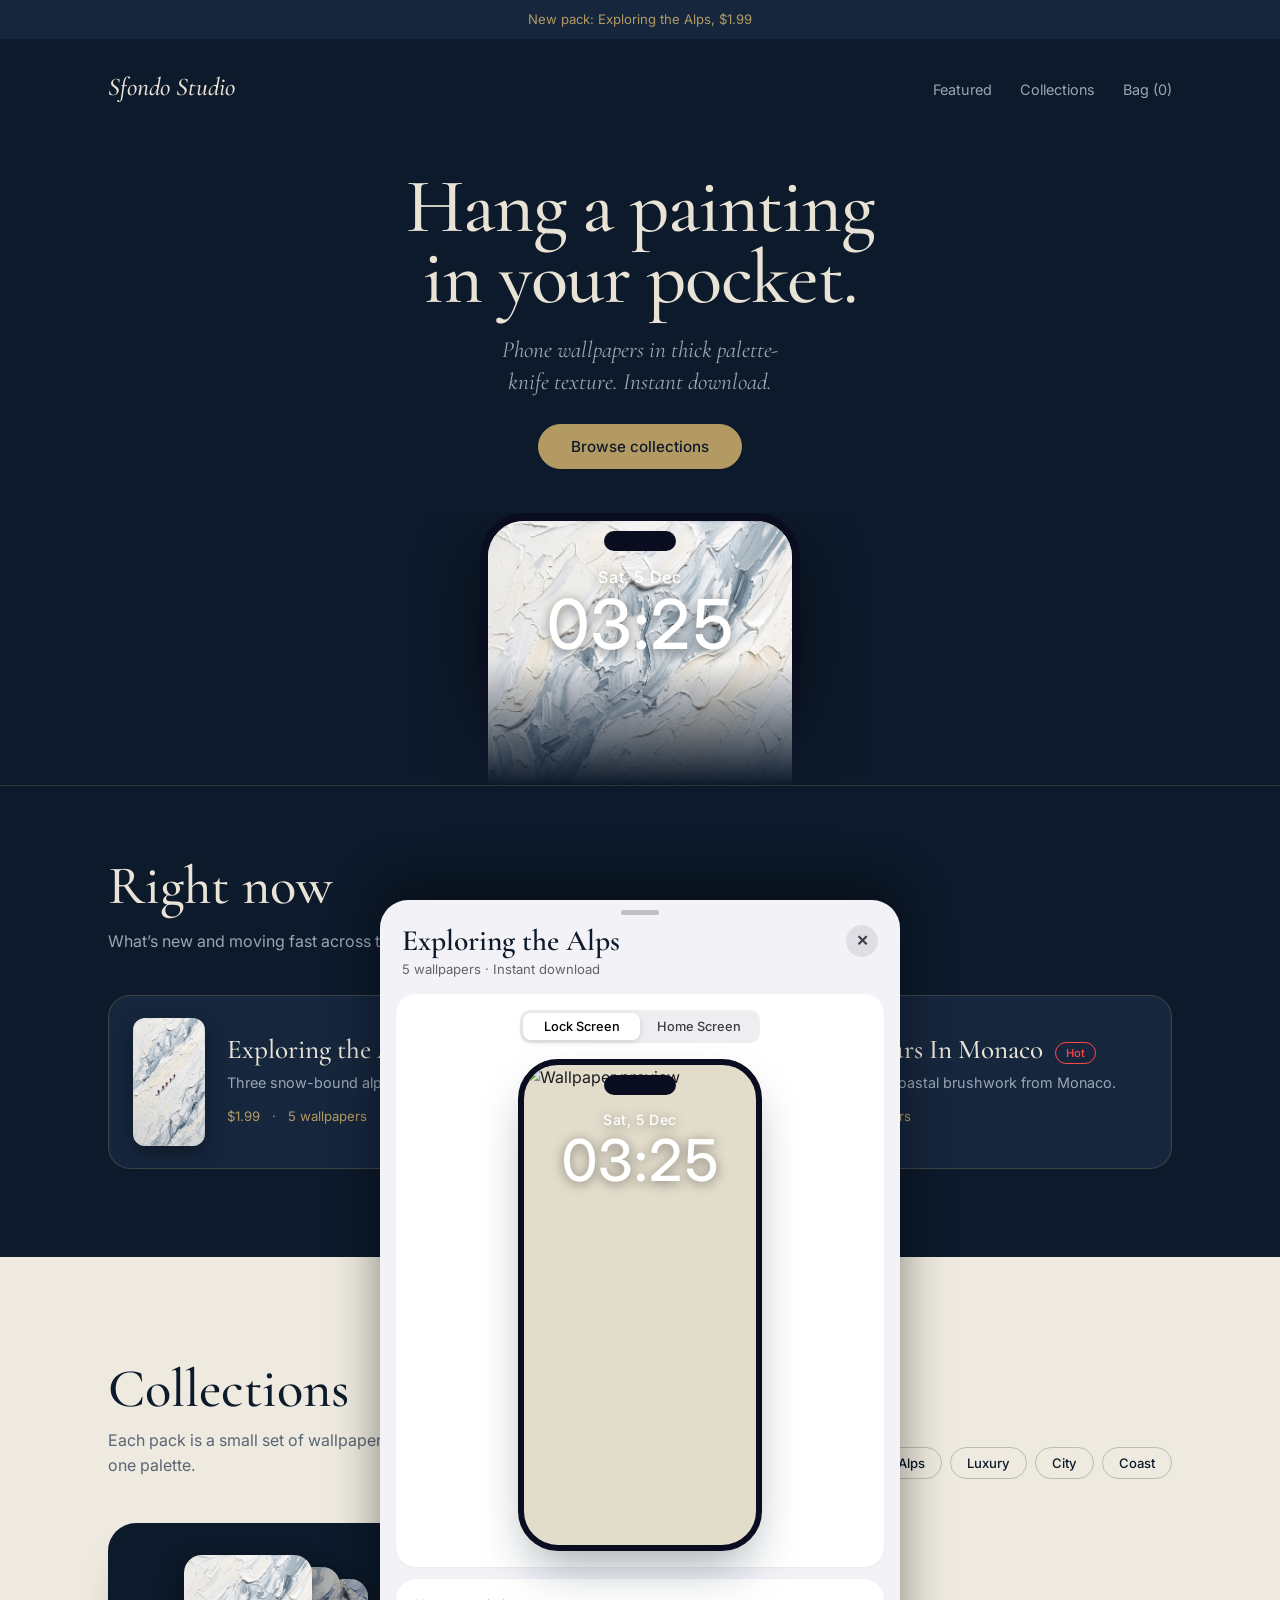
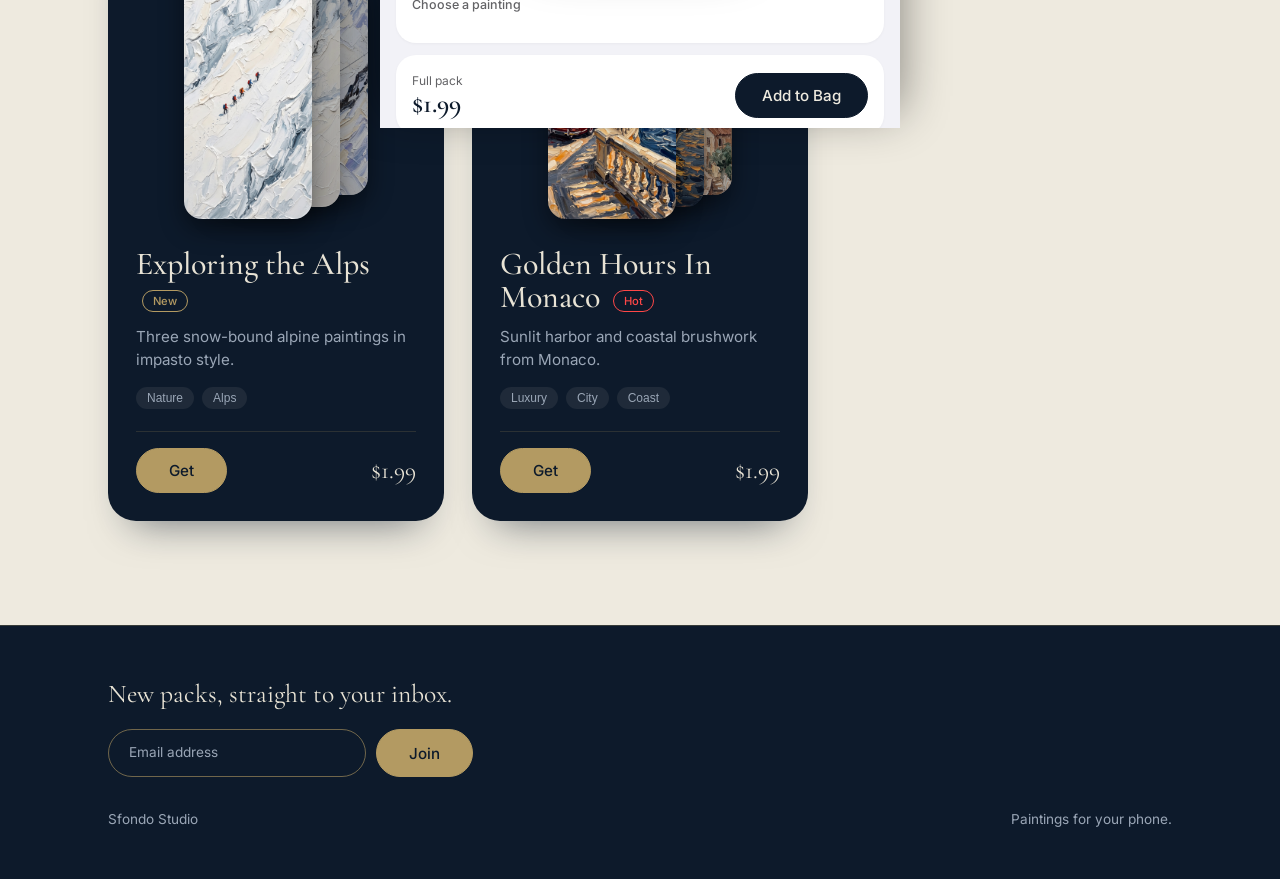
<file: index.html>
<!DOCTYPE html>
<html lang="en">
<head>
<meta charset="UTF-8">
<meta name="viewport" content="width=device-width, initial-scale=1, viewport-fit=cover">
<meta name="description" content="Sfondo Studio — Phone wallpapers in thick palette-knife texture. Instant download.">
<title>Sfondo Studio – Impasto Phone Wallpapers</title>
<link rel="preconnect" href="https://fonts.googleapis.com">
<link rel="preconnect" href="https://fonts.gstatic.com" crossorigin>
<link href="https://fonts.googleapis.com/css2?family=Cormorant+Garamond:ital,wght@0,400;0,500;0,600;1,400;1,500&family=Inter:wght@400;500&display=swap" rel="stylesheet">
<link rel="stylesheet" href="./style.css">
<script src="./app.js" defer></script>
<link rel="icon" type="image/x-icon" href="./icon.png">
</head>

<body>

<a class="skip-link" href="#main">Skip to content</a>
<a class="announce" href="#collections">New pack: Exploring the Alps, $1.99</a>

<div class="wrap">
  <header class="site-header">
    <a class="wordmark" href="#top">Sfondo Studio</a>
    <nav aria-label="Main">
      <ul class="site-nav">
        <li><a href="#featured">Featured</a></li>
        <li><a href="#collections">Collections</a></li>
        <li><button class="bag-btn" id="bag" type="button" aria-haspopup="dialog" aria-controls="bag-drawer">Bag (<span id="bag-count">0</span>)</button></li>
      </ul>
    </nav>
  </header>
</div>

<main id="main">
  <div class="wrap">
    <section class="hero" id="top">
      <h1>Hang a painting<br>in your pocket.</h1>
      <p class="lede">Phone wallpapers in thick palette-knife texture. Instant download.</p>
      <div class="buy-row"><a class="btn" href="#collections">Browse collections</a></div>
      <div class="hero-stage" aria-hidden="true">
        <div class="iphone-frame hero-phone">
          <div class="dynamic-island"></div>
          <img class="wallpaper-display on" alt="">
          <img class="wallpaper-display" alt="">
          <div class="lockscreen-content">
            <div class="lockscreen-date" data-lock-date>Sun, 15 Nov</div>
            <time class="lockscreen-time" data-lock-time>09:41</time>
          </div>
        </div>
      </div>
    </section>
  </div>

  <section class="featured-sec" id="featured">
    <div class="wrap">
      <h2>Right now</h2>
      <p class="section-note">What’s new and moving fast across the studio.</p>
      <div class="featured-grid" id="featured-grid"></div>
    </div>
  </section>

  <section class="catalog-sec" id="collections">
    <div class="wrap">
      <div class="catalog-head">
        <div>
          <h2>Collections</h2>
          <p class="section-note">Each pack is a small set of wallpapers with one subject and one palette.</p>
        </div>
        <div class="filter-bar" id="filter-bar" role="group" aria-label="Filter collections by tag"></div>
      </div>

      <div class="catalog"></div>
    </div>
  </section>
</main>

<footer>
  <div class="wrap">
    <form class="join" id="join">
      <label for="email">New packs, straight to your inbox.</label>
      <div>
        <input id="email" type="email" required placeholder="Email address" autocomplete="email">
        <button class="btn" type="submit">Join</button>
      </div>
    </form>
    <div class="foot-meta">
      <span>Sfondo Studio</span>
      <span>Paintings for your phone.</span>
    </div>
  </div>
</footer>

<!-- Bag Slide-over Drawer -->
<div class="drawer-backdrop" id="drawer-backdrop"></div>
<aside class="bag-drawer" id="bag-drawer" role="dialog" aria-modal="true" aria-labelledby="drawer-title" hidden>
  <div class="drawer-head">
    <h2 id="drawer-title">Your Bag</h2>
    <button class="close-btn" id="close-drawer" type="button" aria-label="Close bag">×</button>
  </div>
  <div class="drawer-body" id="drawer-body"></div>
  <div class="drawer-foot" id="drawer-foot" hidden>
    <div class="subtotal-row">
      <span>Total</span>
      <span class="price" id="bag-total">$0.00</span>
    </div>
    <button class="btn" id="checkout-btn" type="button">Checkout</button>
  </div>
</aside>

<!-- iOS Bottom-Sheet Preview Popup -->
<div class="sheet-backdrop" id="sheet-backdrop"></div>
<aside class="ios-sheet" id="ios-sheet" role="dialog" aria-modal="true" aria-labelledby="sheet-title" hidden>
  <div class="sheet-grabber-area" id="sheet-grabber">
    <div class="sheet-grabber"></div>
  </div>
  <div class="sheet-header">
    <div>
      <h2 id="sheet-title">Exploring the Alps</h2>
      <p class="sheet-sub" id="sheet-sub">5 wallpapers · Instant download</p>
    </div>
    <button class="sheet-close" id="sheet-close" type="button" aria-label="Close preview">✕</button>
  </div>

  <div class="sheet-scroll">
    <div class="sheet-card">
      <div class="segmented" role="group" aria-label="Screen mode">
        <button class="seg-btn active" type="button" data-sheet-mode="lock">Lock Screen</button>
        <button class="seg-btn" type="button" data-sheet-mode="home">Home Screen</button>
      </div>

      <div class="sheet-phone-wrap">
        <div class="iphone-frame sheet-phone" id="sheet-phone">
          <div class="dynamic-island"></div>
          <img class="wallpaper-display" id="sheet-wall" alt="Wallpaper preview">

          <div class="lockscreen-content">
            <div class="lockscreen-date" data-lock-date>Sun, 15 Nov</div>
            <time class="lockscreen-time" data-lock-time>09:41</time>
          </div>

          <div class="homescreen-content" aria-hidden="true">
            <div class="ios-widget-lg">
              <span class="w-label">WEATHER</span>
              <span class="w-temp">14°</span>
              <span class="w-desc">Clear Alpine Sky</span>
            </div>
            <div class="ios-app-grid">
              <div class="ios-app" style="background:#34c759"></div>
              <div class="ios-app" style="background:#007aff"></div>
              <div class="ios-app" style="background:#ff9500"></div>
              <div class="ios-app" style="background:#ff3b30"></div>
              <div class="ios-app" style="background:#5856d6"></div>
              <div class="ios-app" style="background:#af52de"></div>
              <div class="ios-app" style="background:#2c2c2e"></div>
              <div class="ios-app" style="background:#5ac8fa"></div>
            </div>
            <div class="ios-dock">
              <div class="ios-app" style="background:#34c759"></div>
              <div class="ios-app" style="background:#007aff"></div>
              <div class="ios-app" style="background:#ff2d55"></div>
              <div class="ios-app" style="background:#ffcc00"></div>
            </div>
          </div>
        </div>
      </div>
    </div>

    <div class="sheet-card">
      <div class="sheet-card-label">Choose a painting</div>
      <div class="sheet-thumbs" id="sheet-thumbs" role="group" aria-label="Wallpapers in this pack"></div>
    </div>

    <div class="sheet-card sheet-cta-card">
      <div class="sheet-price-info">
        <span class="sheet-price-label">Full pack</span>
        <span class="sheet-price-val" id="sheet-price">$1.99</span>
      </div>
      <button class="btn sheet-add-btn" id="sheet-add-btn" type="button">Add to Bag</button>
    </div>
  </div>
</aside>

<div class="toast" id="toast" role="status" aria-live="polite"></div>

</body>

</html>
</file>
<file: style.css>
:root {
  --ink: #0d1a2b;
  --ink-2: #16263d;
  --paper: #eeeadf;
  --paper-2: #e2dccb;
  --brass: #b39a62;
  --on-dark: #e8e3d5;
  --muted-dark: #9aa6b6;
  --muted: #5a6575;
  --serif: "Cormorant Garamond", Georgia, serif;
  --sans: "Inter", system-ui, -apple-system, sans-serif;
}

*, *::before, *::after { box-sizing: border-box; }

html {
  scroll-behavior: smooth;
  scroll-padding-top: 24px;
}

body {
  margin: 0;
  padding-top: env(safe-area-inset-top, 0px);
  padding-bottom: env(safe-area-inset-bottom, 0px);
  background: var(--ink);
  color: var(--on-dark);
  font-family: var(--sans);
  font-size: 1rem;
  line-height: 1.6;
  -webkit-font-smoothing: antialiased;
}

img { display: block; max-width: 100%; }
a { color: inherit; }

a:focus-visible,
button:focus-visible,
input:focus-visible {
  outline: 2px solid var(--brass);
  outline-offset: 3px;
}

.skip-link {
  position: absolute;
  left: -9999px;
  top: 8px;
  z-index: 100;
  padding: 8px 16px;
  background: var(--brass);
  color: var(--ink);
  border-radius: 999px;
  font-size: .85rem;
  font-weight: 500;
  text-decoration: none;
}
.skip-link:focus { left: 16px; }

.wrap {
  max-width: 1120px;
  margin: 0 auto;
  padding: 0 28px;
}

/* Announcement & Header */
.announce {
  display: block;
  padding: 9px 20px;
  background: var(--ink-2);
  color: var(--brass);
  text-align: center;
  font-size: .82rem;
  text-decoration: none;
  transition: background-color .2s;
}
.announce:hover { background: #1c304d; }

.site-header {
  display: flex;
  justify-content: space-between;
  align-items: baseline;
  padding: 28px 0;
}

.wordmark {
  font-family: var(--serif);
  font-style: italic;
  font-size: 1.6rem;
  font-weight: 500;
  text-decoration: none;
}

.site-nav {
  display: flex;
  align-items: baseline;
  gap: 28px;
  margin: 0;
  padding: 0;
  list-style: none;
  font-size: .9rem;
}

.site-nav a,
.bag-btn {
  text-decoration: none;
  color: var(--muted-dark);
  transition: color .2s;
}
.site-nav a:hover,
.bag-btn:hover { color: var(--on-dark); }

.bag-btn {
  background: none;
  border: 0;
  padding: 0;
  font: inherit;
  cursor: pointer;
}

/* Typography & Shared Controls */
h1, h2, h3 {
  font-family: var(--serif);
  font-weight: 500;
  margin: 0;
}

h1 {
  font-size: clamp(2.8rem, 6vw, 4.9rem);
  line-height: .92;
  letter-spacing: -.015em;
}

.featured-sec h2,
.catalog-sec h2 {
  font-size: clamp(2.2rem, 4.5vw, 3.4rem);
  line-height: 1.05;
}

.section-note {
  max-width: 44ch;
  margin: 14px 0 0;
  color: var(--muted-dark);
}

.buy-row {
  display: flex;
  align-items: center;
  gap: 24px;
  flex-wrap: wrap;
}

.btn {
  display: inline-flex;
  align-items: center;
  justify-content: center;
  font: 500 .95rem var(--sans);
  padding: 12px 32px;
  border-radius: 999px;
  border: 1px solid var(--brass);
  background: var(--brass);
  color: var(--ink);
  cursor: pointer;
  text-decoration: none;
  transition: background-color .2s, color .2s, opacity .2s;
}
.btn:hover { background: transparent; color: var(--brass); }
.btn:disabled { opacity: .35; cursor: default; pointer-events: none; }

.price {
  font-family: var(--serif);
  font-size: 1.5rem;
  color: var(--on-dark);
}

/* Hero */
.hero {
  text-align: center;
  padding: 36px 0 0;
}
.hero .buy-row { justify-content: center; }

.lede {
  max-width: 30ch;
  margin: 22px auto 26px;
  font-family: var(--serif);
  font-style: italic;
  font-size: 1.45rem;
  line-height: 1.35;
  color: var(--muted-dark);
}

.hero-stage {
  position: relative;
  display: flex;
  justify-content: center;
  height: 272px;
  margin-top: 44px;
  overflow: hidden;
}
.hero-stage::after {
  content: "";
  position: absolute;
  left: 0;
  right: 0;
  bottom: 0;
  height: 45%;
  background: linear-gradient(to bottom, rgba(13, 26, 43, 0), var(--ink));
  pointer-events: none;
  z-index: 15;
}

/* Shared iPhone Frame */
.iphone-frame {
  position: relative;
  width: 244px;
  height: 492px;
  overflow: hidden;
  background: var(--paper-2);
  border: 6px solid #0a0d1f;
  border-radius: 40px;
  box-shadow: 0 24px 48px -12px rgba(13, 26, 43, .38);
}

.hero-phone {
  flex: none;
  width: 320px;
  height: 660px;
  border-width: 8px;
  border-radius: 44px;
  box-shadow: 0 30px 60px rgba(0, 0, 0, .5);
}

.dynamic-island {
  position: absolute;
  top: 10px;
  left: 50%;
  z-index: 20;
  width: 72px;
  height: 20px;
  background: #0a0d1f;
  border-radius: 20px;
  transform: translateX(-50%);
}

.wallpaper-display {
  position: absolute;
  inset: 0;
  width: 100%;
  height: 100%;
  object-fit: cover;
}

.hero-phone .wallpaper-display {
  opacity: 0;
  transition: opacity 1.2s ease;
}
.hero-phone .wallpaper-display.on { opacity: 1; }

.lockscreen-content {
  position: absolute;
  top: 44px;
  z-index: 10;
  width: 100%;
  color: #fff;
  text-align: center;
  text-shadow: 0 2px 12px rgba(0, 0, 0, .45);
  pointer-events: none;
  transition: opacity .25s;
}
.lockscreen-date {
  font-size: .88rem;
  font-weight: 500;
  letter-spacing: .04em;
}
.lockscreen-time {
  display: block;
  font-size: 3.6rem;
  font-weight: 500;
  line-height: 1;
  letter-spacing: -.02em;
  font-variant-numeric: tabular-nums;
}

.hero-phone .lockscreen-time { font-size: 4.3rem; }
.hero-phone .lockscreen-date { font-size: 1rem; }

/* Featured ("Right now") Section */
.featured-sec {
  padding: 72px 0 88px;
  border-top: 1px solid rgba(179, 154, 98, .2);
}

.featured-grid {
  display: grid;
  grid-template-columns: repeat(2, minmax(0, 1fr));
  gap: 24px;
  margin-top: 40px;
}

.featured-card {
  display: flex;
  gap: 22px;
  align-items: center;
  padding: 22px 24px;
  background: var(--ink-2);
  border: 1px solid rgba(179, 154, 98, .25);
  border-radius: 22px;
  text-align: left;
  color: inherit;
  font: inherit;
  cursor: pointer;
  transition: transform .2s, border-color .2s;
}
.featured-card:hover {
  transform: translateY(-2px);
  border-color: var(--brass);
}

.featured-thumb {
  flex: none;
  width: 72px;
  aspect-ratio: 9 / 16;
  border-radius: 12px;
  overflow: hidden;
  box-shadow: 0 8px 20px rgba(0, 0, 0, .35);
}
.featured-thumb img {
  width: 100%;
  height: 100%;
  object-fit: cover;
}

.featured-body h3 {
  font-size: 1.7rem;
  line-height: 1.05;
}
.featured-body p {
  margin: 8px 0 12px;
  color: var(--muted-dark);
  font-size: .9rem;
  line-height: 1.45;
}
.featured-meta {
  display: flex;
  align-items: center;
  gap: 12px;
  flex-wrap: wrap;
  font-size: .82rem;
  color: var(--brass);
}

/* Catalog Section — Grid Layout */
.catalog-sec {
  background: var(--paper);
  color: var(--ink);
  padding: 104px 0;
}
.catalog-sec .section-note { color: var(--muted); }

.catalog-head {
  display: flex;
  justify-content: space-between;
  align-items: flex-end;
  gap: 24px;
  flex-wrap: wrap;
  margin-bottom: 44px;
}
.catalog-head .section-note { margin-top: 10px; }

.filter-bar {
  display: flex;
  flex-wrap: wrap;
  gap: 8px;
}

.filter-btn {
  padding: 7px 16px;
  border-radius: 999px;
  border: 1px solid rgba(13, 26, 43, .22);
  background: transparent;
  color: var(--ink);
  font: 500 .82rem var(--sans);
  text-transform: capitalize;
  cursor: pointer;
  transition: background-color .2s, color .2s, border-color .2s;
}
.filter-btn:hover {
  border-color: var(--ink);
  background: rgba(13, 26, 43, .06);
}
.filter-btn[aria-pressed="true"] {
  background: var(--ink);
  color: var(--paper);
  border-color: var(--ink);
}

.catalog {
  display: grid;
  grid-template-columns: repeat(auto-fill, minmax(310px, 1fr));
  gap: 28px;
}

.empty-filter {
  grid-column: 1 / -1;
  margin: 0;
  padding: 36px;
  border: 1px dashed rgba(13, 26, 43, .25);
  border-radius: 22px;
  color: var(--muted);
}

.pack {
  display: flex;
  flex-direction: column;
  justify-content: space-between;
  gap: 28px;
  padding: 32px 28px 28px;
  background: var(--ink);
  color: var(--on-dark);
  border-radius: 28px;
  box-shadow: 0 24px 40px -24px rgba(13, 26, 43, .6);
}

.stack {
  --w: 128px;
  --dx: 28px;
  --dy: 12px;
  --r: 18px;
  position: relative;
  align-self: center;
  width: calc(var(--w) + 2 * var(--dx));
  height: calc(var(--w) * 2.06);
  display: block;
  border: 0;
  background: none;
  padding: 0;
  cursor: pointer;
}

.stack .card {
  position: absolute;
  width: var(--w);
  border-radius: var(--r);
  overflow: hidden;
  box-shadow: 0 10px 24px rgba(0, 0, 0, .45);
  transition: transform .25s ease;
}
.stack:hover .card:nth-child(1) { transform: translateY(-4px); }
.card img {
  width: 100%;
  height: 100%;
  object-fit: cover;
  object-position: 60% 55%;
}
.card:nth-child(1) { left: 0; top: 0; height: 100%; z-index: 3; }
.card:nth-child(2) { left: var(--dx); top: var(--dy); height: calc(100% - 2 * var(--dy)); z-index: 2; }
.card:nth-child(3) { left: calc(2 * var(--dx)); top: calc(2 * var(--dy)); height: calc(100% - 4 * var(--dy)); z-index: 1; }
.card:nth-child(n+2)::after {
  content: "";
  position: absolute;
  inset: 0;
  background: rgba(13, 26, 43, .28);
}

.info {
  display: flex;
  flex-direction: column;
  flex: 1;
}
.info h3 {
  font-size: clamp(1.75rem, 2.5vw, 2.15rem);
  line-height: 1.05;
}
.info p {
  margin: 12px 0 16px;
  color: var(--muted-dark);
  font-size: .95rem;
  line-height: 1.5;
}
.info p:empty { display: none; }

.pack-tags {
  display: flex;
  flex-wrap: wrap;
  gap: 8px;
  margin-bottom: 22px;
}
.tag-pill {
  padding: 4px 11px;
  border-radius: 999px;
  background: rgba(232, 227, 213, .08);
  color: var(--muted-dark);
  font-size: .75rem;
  text-transform: capitalize;
  cursor: pointer;
  border: 0;
  transition: background-color .2s, color .2s;
}
.tag-pill:hover {
  background: rgba(179, 154, 98, .2);
  color: var(--on-dark);
}

.badge-new {
  display: inline-block;
  vertical-align: middle;
  margin-left: 6px;
  padding: 3px 10px;
  border: 1px solid var(--brass);
  border-radius: 999px;
  font: 500 .7rem var(--sans);
  color: var(--brass);
}
.badge-hot {
  display: inline-block;
  vertical-align: middle;
  margin-left: 6px;
  padding: 3px 10px;
  border: 1px solid rgb(255, 71, 71);
  border-radius: 999px;
  font: 500 .7rem var(--sans);
  color: rgb(255, 71, 71);
}

.get-row {
  margin-top: auto;
  display: flex;
  align-items: center;
  justify-content: space-between;
  gap: 16px;
  padding-top: 16px;
  border-top: 1px solid rgba(179, 154, 98, .18);
}

/* iOS Bottom Sheet Popup */
.sheet-backdrop {
  position: fixed;
  inset: 0;
  z-index: 90;
  background: rgba(6, 13, 22, .62);
  backdrop-filter: blur(4px);
  -webkit-backdrop-filter: blur(4px);
  opacity: 0;
  pointer-events: none;
  transition: opacity .3s ease;
}
.sheet-backdrop.open {
  opacity: 1;
  pointer-events: auto;
}

.ios-sheet {
  position: fixed;
  left: 50%;
  bottom: 0;
  z-index: 100;
  width: min(520px, 100vw);
  max-height: 92dvh;
  display: flex;
  flex-direction: column;
  background: #f2f2f7;
  color: #1c1c1e;
  border-radius: 28px 28px 0 0;
  box-shadow: 0 -16px 48px rgba(0, 0, 0, .45);
  transform: translate(-50%, 100%);
  transition: transform .38s cubic-bezier(.22, 1, .36, 1);
  padding-bottom: env(safe-area-inset-bottom, 16px);
}
.ios-sheet.open {
  transform: translate(-50%, 0);
}

.sheet-grabber-area {
  display: flex;
  justify-content: center;
  padding: 10px 0 4px;
  cursor: grab;
  touch-action: none;
}
.sheet-grabber {
  width: 38px;
  height: 5px;
  border-radius: 999px;
  background: rgba(60, 60, 67, .28);
}

.sheet-header {
  display: flex;
  justify-content: space-between;
  align-items: flex-start;
  gap: 16px;
  padding: 6px 22px 14px;
}
.sheet-header h2 {
  font-family: var(--serif);
  font-size: 1.85rem;
  font-weight: 600;
  line-height: 1.05;
  color: var(--ink);
}
.sheet-sub {
  margin: 3px 0 0;
  font-size: .82rem;
  color: #636366;
}

.sheet-close {
  flex: none;
  width: 32px;
  height: 32px;
  border-radius: 999px;
  border: 0;
  background: rgba(118, 118, 128, .16);
  color: #3c3c43;
  font-size: .95rem;
  font-weight: 600;
  display: grid;
  place-items: center;
  cursor: pointer;
  transition: background-color .2s;
}
.sheet-close:hover { background: rgba(118, 118, 128, .26); }

.sheet-scroll {
  overflow-y: auto;
  padding: 0 16px 20px;
  display: flex;
  flex-direction: column;
  gap: 12px;
}

.sheet-card {
  background: #ffffff;
  border-radius: 20px;
  padding: 16px;
  box-shadow: 0 1px 3px rgba(0, 0, 0, .04);
}

.segmented {
  display: grid;
  grid-template-columns: 1fr 1fr;
  padding: 3px;
  background: rgba(118, 118, 128, .12);
  border-radius: 10px;
  max-width: 240px;
  margin: 0 auto 16px;
}
.seg-btn {
  border: 0;
  background: transparent;
  padding: 6px 12px;
  border-radius: 8px;
  font: 500 .8rem var(--sans);
  color: #3c3c43;
  cursor: pointer;
  transition: background-color .2s, box-shadow .2s, color .2s;
}
.seg-btn.active {
  background: #ffffff;
  color: #000000;
  box-shadow: 0 2px 6px rgba(0, 0, 0, .12);
}

.sheet-phone-wrap {
  display: flex;
  justify-content: center;
}

.sheet-phone .homescreen-content {
  position: absolute;
  inset: 0;
  z-index: 10;
  display: flex;
  flex-direction: column;
  justify-content: space-between;
  padding: 44px 14px 14px;
  background: rgba(15, 23, 36, .16);
  backdrop-filter: blur(8px);
  -webkit-backdrop-filter: blur(8px);
  opacity: 0;
  pointer-events: none;
  transition: opacity .25s ease;
}

.sheet-phone.is-home .homescreen-content {
  opacity: 1;
  pointer-events: auto;
}
.sheet-phone.is-home .lockscreen-content {
  opacity: 0;
}

.ios-widget-lg {
  padding: 12px 14px;
  border-radius: 18px;
  background: rgba(255, 255, 255, .26);
  border: 1px solid rgba(255, 255, 255, .42);
  color: #fff;
  text-shadow: 0 1px 6px rgba(0, 0, 0, .35);
  display: flex;
  flex-direction: column;
}
.w-label { font-size: .62rem; font-weight: 600; letter-spacing: .06em; opacity: .85; }
.w-temp { font-size: 1.9rem; font-weight: 500; line-height: 1.1; }
.w-desc { font-size: .72rem; opacity: .9; }

.ios-app-grid {
  display: grid;
  grid-template-columns: repeat(4, 1fr);
  gap: 12px;
  padding: 0 4px;
}
.ios-app {
  aspect-ratio: 1;
  border-radius: 11px;
  box-shadow: 0 4px 10px rgba(0, 0, 0, .22);
}

.ios-dock {
  display: grid;
  grid-template-columns: repeat(4, 1fr);
  gap: 10px;
  padding: 8px 10px;
  border-radius: 18px;
  background: rgba(255, 255, 255, .28);
  border: 1px solid rgba(255, 255, 255, .38);
}

.sheet-card-label {
  font-size: .78rem;
  font-weight: 500;
  color: #636366;
  margin-bottom: 10px;
}

.sheet-thumbs {
  display: flex;
  gap: 10px;
  overflow-x: auto;
  padding-bottom: 2px;
}
.sheet-thumb-btn {
  flex: none;
  width: 52px;
  padding: 2px;
  border-radius: 10px;
  border: 2px solid transparent;
  background: none;
  cursor: pointer;
  transition: border-color .2s, transform .2s;
}
.sheet-thumb-btn:hover { transform: translateY(-2px); }
.sheet-thumb-btn[aria-pressed="true"] { border-color: var(--ink); }
.sheet-thumb-btn img {
  width: 100%;
  aspect-ratio: 9 / 16;
  object-fit: cover;
  border-radius: 7px;
}

.sheet-cta-card {
  display: flex;
  align-items: center;
  justify-content: space-between;
  gap: 16px;
}
.sheet-price-info {
  display: flex;
  flex-direction: column;
}
.sheet-price-label {
  font-size: .75rem;
  color: #636366;
}
.sheet-price-val {
  font-family: var(--serif);
  font-size: 1.65rem;
  font-weight: 600;
  line-height: 1.1;
  color: var(--ink);
}
.sheet-add-btn {
  background: var(--ink);
  border-color: var(--ink);
  color: var(--paper);
  padding: 12px 26px;
}
.sheet-add-btn:hover {
  background: var(--brass);
  border-color: var(--brass);
  color: var(--ink);
}

/* Footer */
footer {
  padding: 48px 0;
  border-top: 1px solid rgba(179, 154, 98, .25);
  color: var(--muted-dark);
  font-size: .85rem;
}
footer .wrap {
  display: flex;
  flex-direction: column;
  align-items: flex-start;
  gap: 32px;
}

.join label {
  display: block;
  margin-bottom: 14px;
  font-family: var(--serif);
  font-size: 1.6rem;
  color: var(--on-dark);
}
.join div { display: flex; gap: 10px; flex-wrap: wrap; }
.join input {
  flex: 1;
  min-width: 220px;
  max-width: 360px;
  padding: 12px 20px;
  border: 1px solid rgba(179, 154, 98, .6);
  border-radius: 999px;
  background: transparent;
  color: var(--on-dark);
  font: inherit;
}
.join input::placeholder { color: var(--muted-dark); }

.foot-meta {
  display: flex;
  justify-content: space-between;
  gap: 16px;
  flex-wrap: wrap;
  width: 100%;
}

/* Bag Drawer */
.drawer-backdrop {
  position: fixed;
  inset: 0;
  z-index: 60;
  background: rgba(6, 13, 22, .65);
  backdrop-filter: blur(4px);
  opacity: 0;
  pointer-events: none;
  transition: opacity .25s ease;
}
.drawer-backdrop.open { opacity: 1; pointer-events: auto; }

.bag-drawer {
  position: fixed;
  top: 0;
  right: 0;
  bottom: 0;
  z-index: 70;
  display: flex;
  flex-direction: column;
  width: min(400px, 100vw);
  padding: 28px;
  background: var(--ink-2);
  color: var(--on-dark);
  border-left: 1px solid rgba(179, 154, 98, .3);
  transform: translateX(100%);
  transition: transform .3s cubic-bezier(.22, 1, .36, 1);
}
.bag-drawer.open { transform: translateX(0); }

.drawer-head {
  display: flex;
  justify-content: space-between;
  align-items: center;
  padding-bottom: 18px;
  border-bottom: 1px solid rgba(179, 154, 98, .25);
}
.drawer-head h2 { font-size: 1.8rem; }

.close-btn {
  background: none;
  border: 0;
  color: var(--muted-dark);
  font-size: 1.5rem;
  line-height: 1;
  cursor: pointer;
  padding: 4px 8px;
}
.close-btn:hover { color: var(--on-dark); }

.drawer-body {
  flex: 1;
  overflow-y: auto;
  padding: 24px 0;
}

.bag-empty {
  color: var(--muted-dark);
  font-size: .95rem;
}

.bag-item {
  display: flex;
  gap: 16px;
  align-items: center;
  padding-bottom: 20px;
  margin-bottom: 16px;
  border-bottom: 1px solid rgba(179, 154, 98, .2);
}
.bag-item img {
  width: 48px;
  aspect-ratio: 9 / 16;
  object-fit: cover;
  border-radius: 6px;
}
.bag-item-meta { flex: 1; }
.bag-item-title { font-family: var(--serif); font-size: 1.3rem; line-height: 1.1; }
.bag-item-sub { font-size: .82rem; color: var(--muted-dark); margin-top: 4px; }

.remove-btn {
  background: none;
  border: 0;
  color: var(--muted-dark);
  font-size: .8rem;
  text-decoration: underline;
  cursor: pointer;
  padding: 4px;
}
.remove-btn:hover { color: var(--on-dark); }

.drawer-foot {
  padding-top: 20px;
  border-top: 1px solid rgba(179, 154, 98, .25);
}
.subtotal-row {
  display: flex;
  justify-content: space-between;
  align-items: baseline;
  margin-bottom: 16px;
}
.drawer-foot .btn { width: 100%; }

/* Toast */
.toast {
  position: fixed;
  left: 50%;
  bottom: calc(24px + env(safe-area-inset-bottom, 0px));
  z-index: 120;
  max-width: calc(100% - 40px);
  padding: 12px 22px;
  background: var(--paper);
  color: var(--ink);
  border-radius: 999px;
  font-size: .9rem;
  box-shadow: 0 14px 30px rgba(0, 0, 0, .35);
  opacity: 0;
  transform: translate(-50%, 12px);
  pointer-events: none;
  transition: opacity .25s, transform .25s;
}
.toast.show { opacity: 1; transform: translate(-50%, 0); }

/* Responsive */
@media (max-width: 820px) {
  .featured-grid { grid-template-columns: 1fr; }
}

@media (max-width: 640px) {
  .featured-sec, .catalog-sec { padding: 64px 0; }
  .hero { padding-top: 8px; }
  .hero-stage { height: 236px; margin-top: 32px; }
  .hero-phone { width: 280px; height: 590px; }

  .catalog {
    grid-template-columns: repeat(2, minmax(0, 1fr));
    gap: 14px;
  }
  .pack {
    gap: 18px;
    padding: 18px 14px 16px;
    border-radius: 20px;
  }
  .stack {
    --w: 68px;
    --dx: 15px;
    --dy: 7px;
    --r: 12px;
  }
  .info h3 { font-size: 1.35rem; }
  .info p {
    margin: 8px 0 12px;
    font-size: .82rem;
    line-height: 1.4;
  }
  .pack-tags {
    gap: 5px;
    margin-bottom: 14px;
  }
  .tag-pill {
    padding: 3px 8px;
    font-size: .68rem;
  }
  .get-row {
    gap: 8px;
    padding-top: 12px;
  }
  .pack .btn {
    padding: 8px 16px;
    font-size: .82rem;
  }
  .pack .price { font-size: 1.15rem; }

  .iphone-frame.sheet-phone { width: 220px; height: 444px; border-radius: 36px; }
}

@media (max-width: 560px) {
  .site-header { flex-direction: column; align-items: flex-start; gap: 8px; padding: 20px 0; }
  .site-nav { font-size: .85rem; }
}

@media (max-width: 480px) {
  .wrap { padding: 0 20px; }
  .site-nav { gap: 18px; }
}

@media (prefers-reduced-motion: reduce) {
  *, *::before, *::after {
    transition-duration: .01ms !important;
    animation-duration: .01ms !important;
    scroll-behavior: auto !important;
  }
}
</file>
